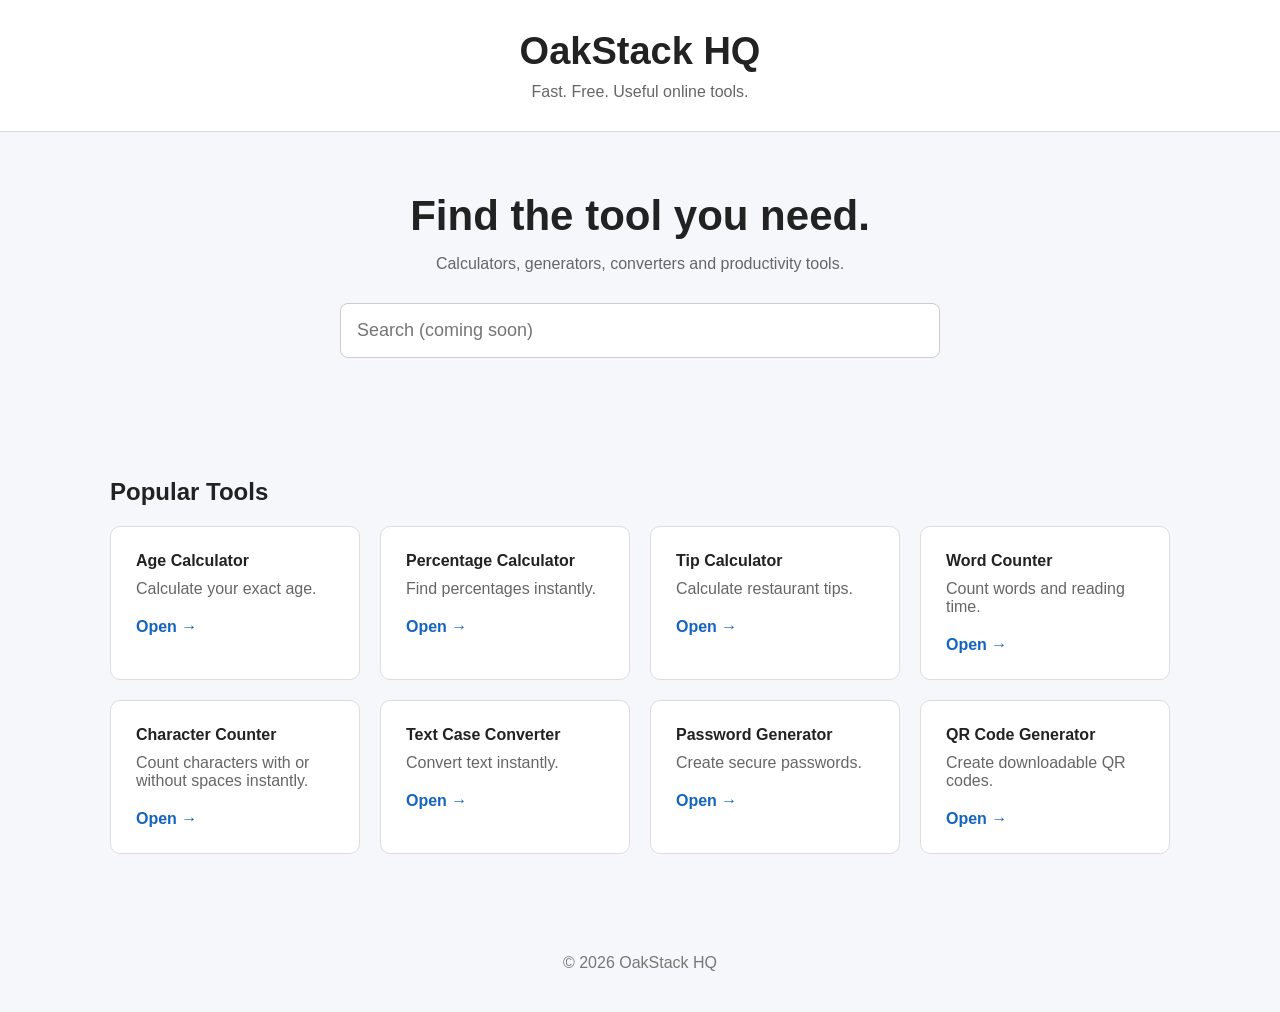
<file: index.html>
<!DOCTYPE html>
<html lang="en">
<head>
<meta charset="UTF-8">
<meta name="viewport" content="width=device-width, initial-scale=1.0">

<title>OakStack HQ | Free Online Tools</title>

<meta name="description" content="Free online calculators, generators, converters and productivity tools.">

<!-- Google tag (gtag.js) -->
<script async src="https://www.googletagmanager.com/gtag/js?id=G-72CP4HSER7"></script>
<script>
  window.dataLayer = window.dataLayer || [];
  function gtag(){dataLayer.push(arguments);}
  gtag('js', new Date());

  gtag('config', 'G-72CP4HSER7');
</script>

<style>

*{
margin:0;
padding:0;
box-sizing:border-box;
}

body{
font-family:Arial,Helvetica,sans-serif;
background:#f5f7fa;
color:#222;
}

header{
background:white;
padding:30px;
border-bottom:1px solid #ddd;
text-align:center;
}

header h1{
font-size:38px;
margin-bottom:10px;
}

header p{
color:#666;
}

.hero{
padding:60px 20px;
text-align:center;
}

.hero h2{
font-size:42px;
margin-bottom:15px;
}

.hero p{
color:#666;
margin-bottom:30px;
}

.search{
max-width:600px;
margin:auto;
}

.search input{
width:100%;
padding:16px;
font-size:18px;
border-radius:8px;
border:1px solid #ccc;
}

.section{
max-width:1100px;
margin:60px auto;
padding:0 20px;
}

.grid{
display:grid;
grid-template-columns:repeat(auto-fit,minmax(250px,1fr));
gap:20px;
margin-top:20px;
}

.card{
background:white;
padding:25px;
border-radius:10px;
border:1px solid #ddd;
transition:.2s;
}

.card:hover{
transform:translateY(-3px);
box-shadow:0 10px 25px rgba(0,0,0,.08);
}

.card h4{
margin-bottom:10px;
}

.card p{
margin-bottom:20px;
color:#666;
}

.card a{
text-decoration:none;
font-weight:bold;
color:#1565c0;
}

footer{
text-align:center;
padding:40px;
color:#777;
margin-top:50px;
}

</style>

</head>

<body>

<header>

<h1>OakStack HQ</h1>

<p>Fast. Free. Useful online tools.</p>

</header>

<section class="hero">

<h2>Find the tool you need.</h2>

<p>Calculators, generators, converters and productivity tools.</p>

<div class="search">

<input placeholder="Search (coming soon)">

</div>

</section>

<section class="section">

<h2>Popular Tools</h2>

<div class="grid">

<div class="card">
<h4>Age Calculator</h4>
<p>Calculate your exact age.</p>
<a href="/tools/age-calculator/">Open →</a>
</div>

<div class="card">
<h4>Percentage Calculator</h4>
<p>Find percentages instantly.</p>
<a href="/tools/percentage-calculator/">Open →</a>
</div>

<div class="card">
<h4>Tip Calculator</h4>
<p>Calculate restaurant tips.</p>
<a href="/tools/tip-calculator/">Open →</a>
</div>

<div class="card">
<h4>Word Counter</h4>
<p>Count words and reading time.</p>
<a href="/tools/word-counter/">Open →</a>
</div>

<div class="card">
<h4>Character Counter</h4>
<p>Count characters with or without spaces instantly.</p>
<a href="/tools/character-counter/">Open →</a>
</div>

<div class="card">
<h4>Text Case Converter</h4>
<p>Convert text instantly.</p>
<a href="/tools/text-case-converter/">Open →</a>
</div>

<div class="card">
<h4>Password Generator</h4>
<p>Create secure passwords.</p>
<a href="/tools/password-generator/">Open →</a>
</div>

<div class="card">
<h4>QR Code Generator</h4>
<p>Create downloadable QR codes.</p>
<a href="/tools/qr-code-generator/">Open →</a>
</div>

</div>

</section>

<footer>

© 2026 OakStack HQ

</footer>

</body>

</html>
</file>
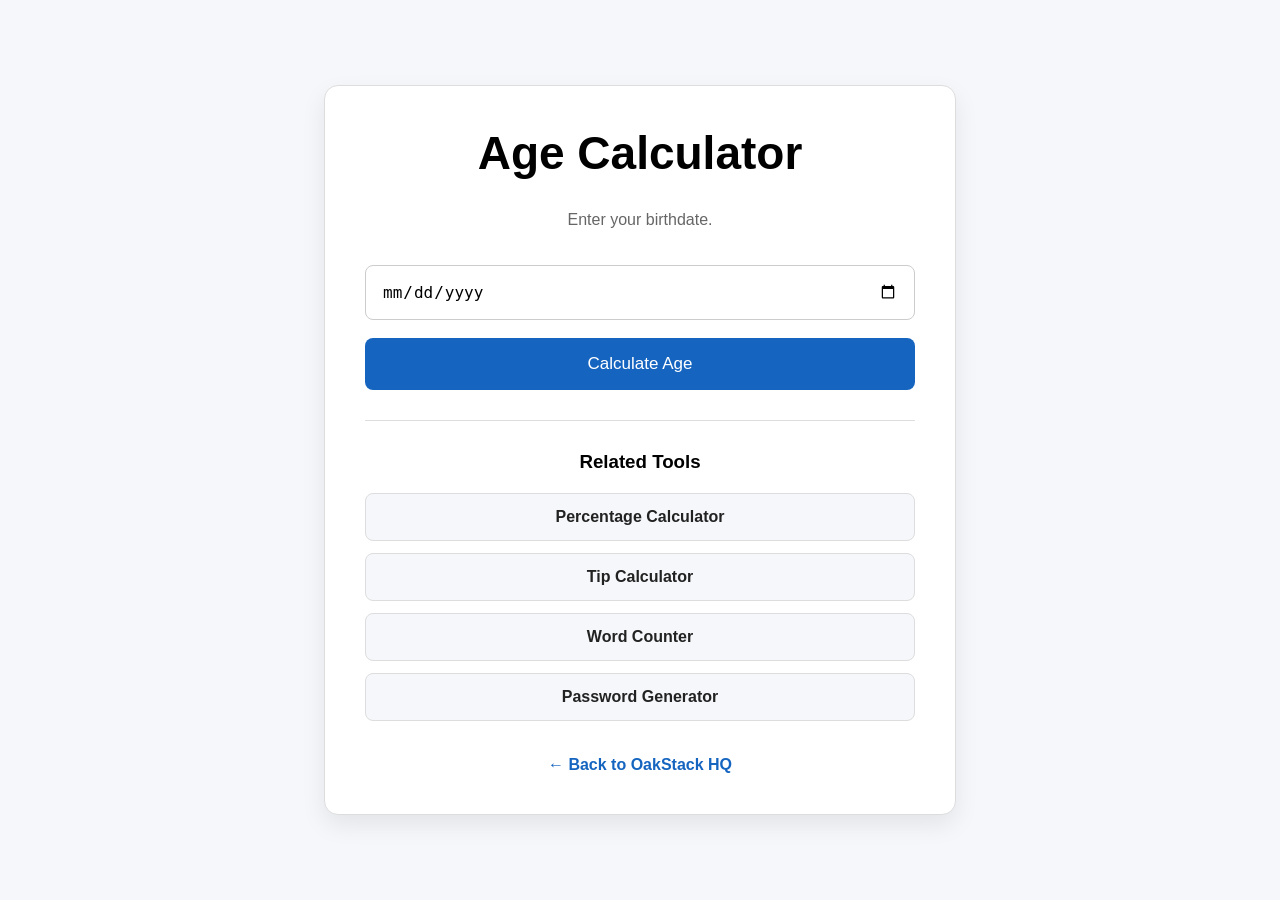
<file: tools/age-calculator/index.html>
<!DOCTYPE html>
<html lang="en">
<head>
  <meta charset="UTF-8">
  <meta name="viewport" content="width=device-width, initial-scale=1.0">

  <title>Age Calculator - Free Online Age Calculator | OakStack HQ</title>

  <meta name="description" content="Free online age calculator. Calculate your exact age instantly using your birth date.">

  <link rel="stylesheet" href="style.css">
    
  <!-- Google tag (gtag.js) -->
  <script async src="https://www.googletagmanager.com/gtag/js?id=G-72CP4HSER7"></script>
  <script>
    window.dataLayer = window.dataLayer || [];
    function gtag(){dataLayer.push(arguments);}
    gtag('js', new Date());

    gtag('config', 'G-72CP4HSER7');
  </script>
    
</head>
<body>

<div class="card">

  <h1>Age Calculator</h1>

  <p>Enter your birthdate.</p>

  <input type="date" id="birthdate">

  <button onclick="calculateAge()">Calculate Age</button>

  <h2 id="result"></h2>

  <hr style="margin:30px 0;">

  <h3>Related Tools</h3>

  <ul>
    <li><a href="/tools/percentage-calculator/">Percentage Calculator</a></li>
    <li><a href="/tools/tip-calculator/">Tip Calculator</a></li>
    <li><a href="/tools/word-counter/">Word Counter</a></li>
    <li><a href="/tools/password-generator/">Password Generator</a></li>
  </ul>

  <a class="back-home" href="/">← Back to OakStack HQ</a>

</div>

<script src="script.js"></script>

</body>
</html>
</file>
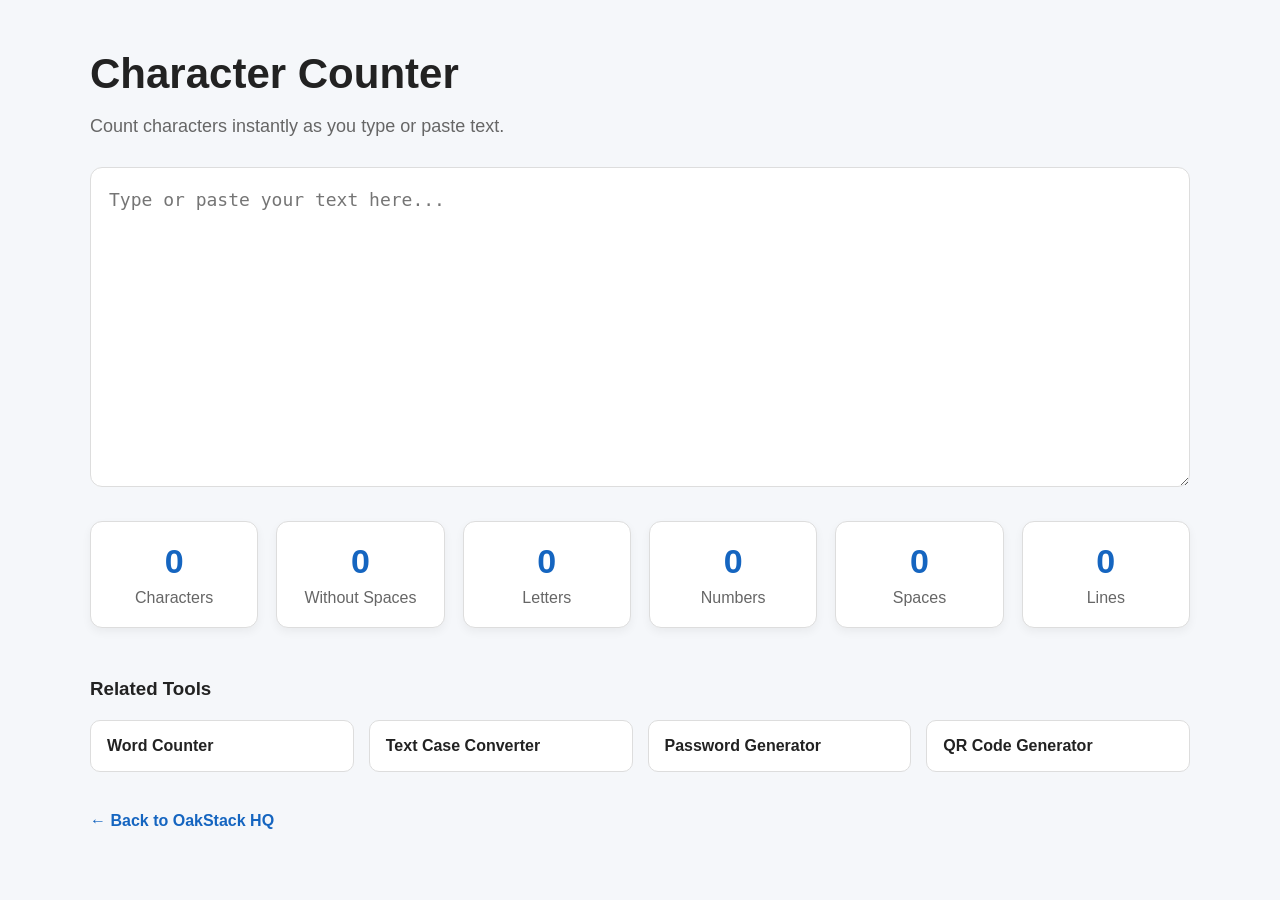
<file: tools/character-counter/index.html>
<!DOCTYPE html>
<html lang="en">
<head>
<meta charset="UTF-8">
<meta name="viewport" content="width=device-width, initial-scale=1.0">

<title>Character Counter - Free Online Character Counter | OakStack HQ</title>

<meta name="description"
content="Free online character counter. Count characters with and without spaces instantly.">

<link rel="stylesheet" href="style.css">
    
<!-- Google tag (gtag.js) -->
<script async src="https://www.googletagmanager.com/gtag/js?id=G-72CP4HSER7"></script>
<script>
  window.dataLayer = window.dataLayer || [];
  function gtag(){dataLayer.push(arguments);}
  gtag('js', new Date());

  gtag('config', 'G-72CP4HSER7');
</script>
    
</head>

<body>

<div class="container">

<h1>Character Counter</h1>

<p class="subtitle">
Count characters instantly as you type or paste text.
</p>

<textarea
id="text"
placeholder="Type or paste your text here..."></textarea>

<div class="stats">

<div class="stat">
<h2 id="characters">0</h2>
<p>Characters</p>
</div>

<div class="stat">
<h2 id="noSpaces">0</h2>
<p>Without Spaces</p>
</div>

<div class="stat">
<h2 id="letters">0</h2>
<p>Letters</p>
</div>

<div class="stat">
<h2 id="numbers">0</h2>
<p>Numbers</p>
</div>

<div class="stat">
<h2 id="spaces">0</h2>
<p>Spaces</p>
</div>

<div class="stat">
<h2 id="lines">0</h2>
<p>Lines</p>
</div>

</div>

<div class="related">

<h3>Related Tools</h3>

<div class="related-grid">

<a href="/tools/word-counter/">Word Counter</a>

<a href="/tools/text-case-converter/">Text Case Converter</a>

<a href="/tools/password-generator/">Password Generator</a>

<a href="/tools/qr-code-generator/">QR Code Generator</a>

</div>

</div>

<a class="back-home" href="/">
← Back to OakStack HQ
</a>

</div>

<script src="script.js"></script>

</body>
</html>
</file>
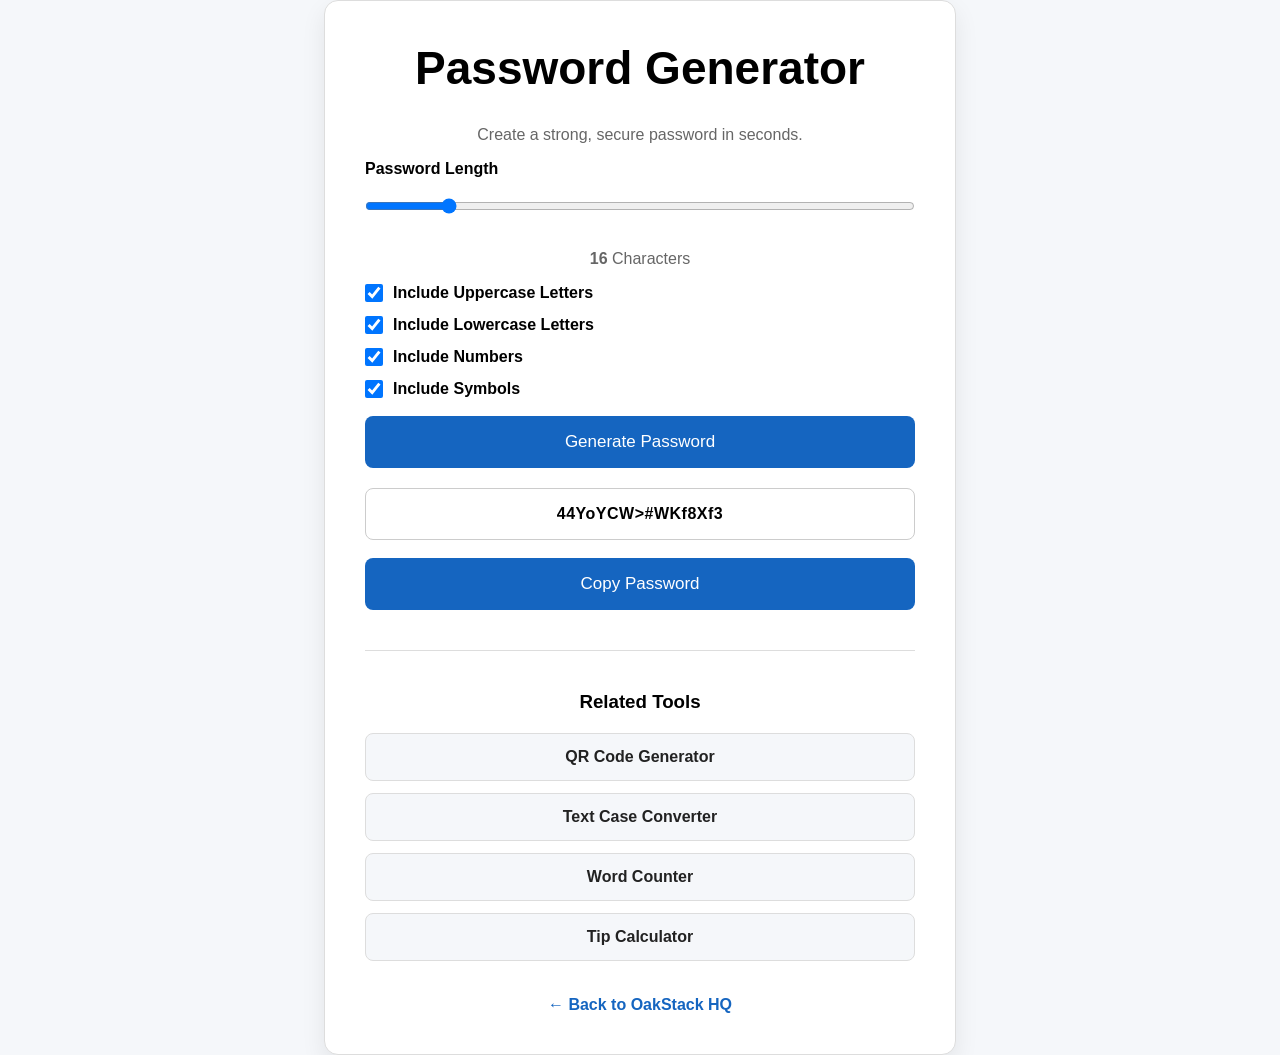
<file: tools/password-generator/index.html>
<!DOCTYPE html>
<html lang="en">
<head>
<meta charset="UTF-8">
<meta name="viewport" content="width=device-width, initial-scale=1.0">

<title>Password Generator - Free Secure Password Generator | OakStack HQ</title>

<meta name="description"
content="Generate strong, secure random passwords instantly. Customize length and character types with our free password generator.">

<link rel="stylesheet" href="style.css">

<!-- Google tag (gtag.js) -->
<script async src="https://www.googletagmanager.com/gtag/js?id=G-72CP4HSER7"></script>
<script>
  window.dataLayer = window.dataLayer || [];
  function gtag(){dataLayer.push(arguments);}
  gtag('js', new Date());

  gtag('config', 'G-72CP4HSER7');
</script>

</head>

<body>

<div class="card">

<h1>Password Generator</h1>

<p>Create a strong, secure password in seconds.</p>

<label for="length">Password Length</label>

<input
type="range"
id="length"
min="8"
max="64"
value="16">

<p><strong><span id="lengthValue">16</span></strong> Characters</p>

<label><input type="checkbox" id="uppercase" checked> Include Uppercase Letters</label>

<label><input type="checkbox" id="lowercase" checked> Include Lowercase Letters</label>

<label><input type="checkbox" id="numbers" checked> Include Numbers</label>

<label><input type="checkbox" id="symbols" checked> Include Symbols</label>

<button onclick="generatePassword()">
Generate Password
</button>

<input
id="password"
readonly
placeholder="Your password will appear here">

<button onclick="copyPassword()">
Copy Password
</button>

<hr>

<h3>Related Tools</h3>

<ul>

<li><a href="/tools/qr-code-generator/">QR Code Generator</a></li>

<li><a href="/tools/text-case-converter/">Text Case Converter</a></li>

<li><a href="/tools/word-counter/">Word Counter</a></li>

<li><a href="/tools/tip-calculator/">Tip Calculator</a></li>

</ul>

<a class="back-home" href="/">
← Back to OakStack HQ
</a>

</div>

<script src="script.js"></script>

</body>
</html>
</file>
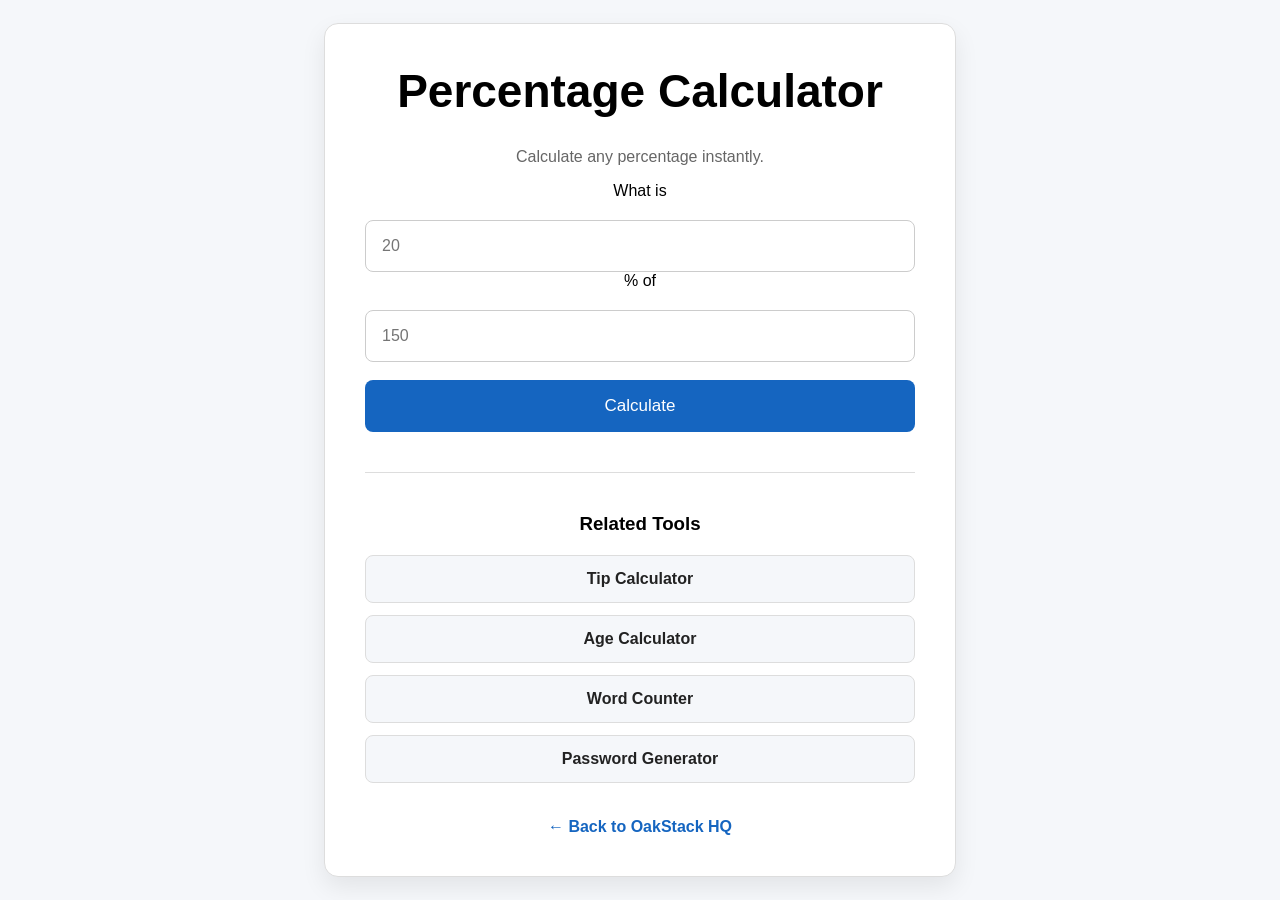
<file: tools/percentage-calculator/index.html>
<!DOCTYPE html>
<html lang="en">
<head>
  <meta charset="UTF-8">
  <meta name="viewport" content="width=device-width, initial-scale=1.0">

  <title>Percentage Calculator - Free Online Percentage Calculator | OakStack HQ</title>

  <meta name="description" content="Free online percentage calculator. Quickly calculate percentages, percentage values, and percent of a number.">

  <link rel="stylesheet" href="style.css">
    
  <!-- Google tag (gtag.js) -->
<script async src="https://www.googletagmanager.com/gtag/js?id=G-72CP4HSER7"></script>
<script>
  window.dataLayer = window.dataLayer || [];
  function gtag(){dataLayer.push(arguments);}
  gtag('js', new Date());

  gtag('config', 'G-72CP4HSER7');
</script>
    
</head>
<body>

<div class="card">

  <h1>Percentage Calculator</h1>

  <p>Calculate any percentage instantly.</p>

  <label>What is</label>

  <input
    type="number"
    id="percent"
    placeholder="20">

  <label>% of</label>

  <input
    type="number"
    id="number"
    placeholder="150">

  <button onclick="calculate()">
    Calculate
  </button>

  <h2 id="result"></h2>

  <hr>

  <h3>Related Tools</h3>

  <ul>
    <li><a href="/tools/tip-calculator/">Tip Calculator</a></li>
    <li><a href="/tools/age-calculator/">Age Calculator</a></li>
    <li><a href="/tools/word-counter/">Word Counter</a></li>
    <li><a href="/tools/password-generator/">Password Generator</a></li>
  </ul>

  <a class="back-home" href="/">← Back to OakStack HQ</a>

</div>

<script src="script.js"></script>

</body>
</html>
</file>
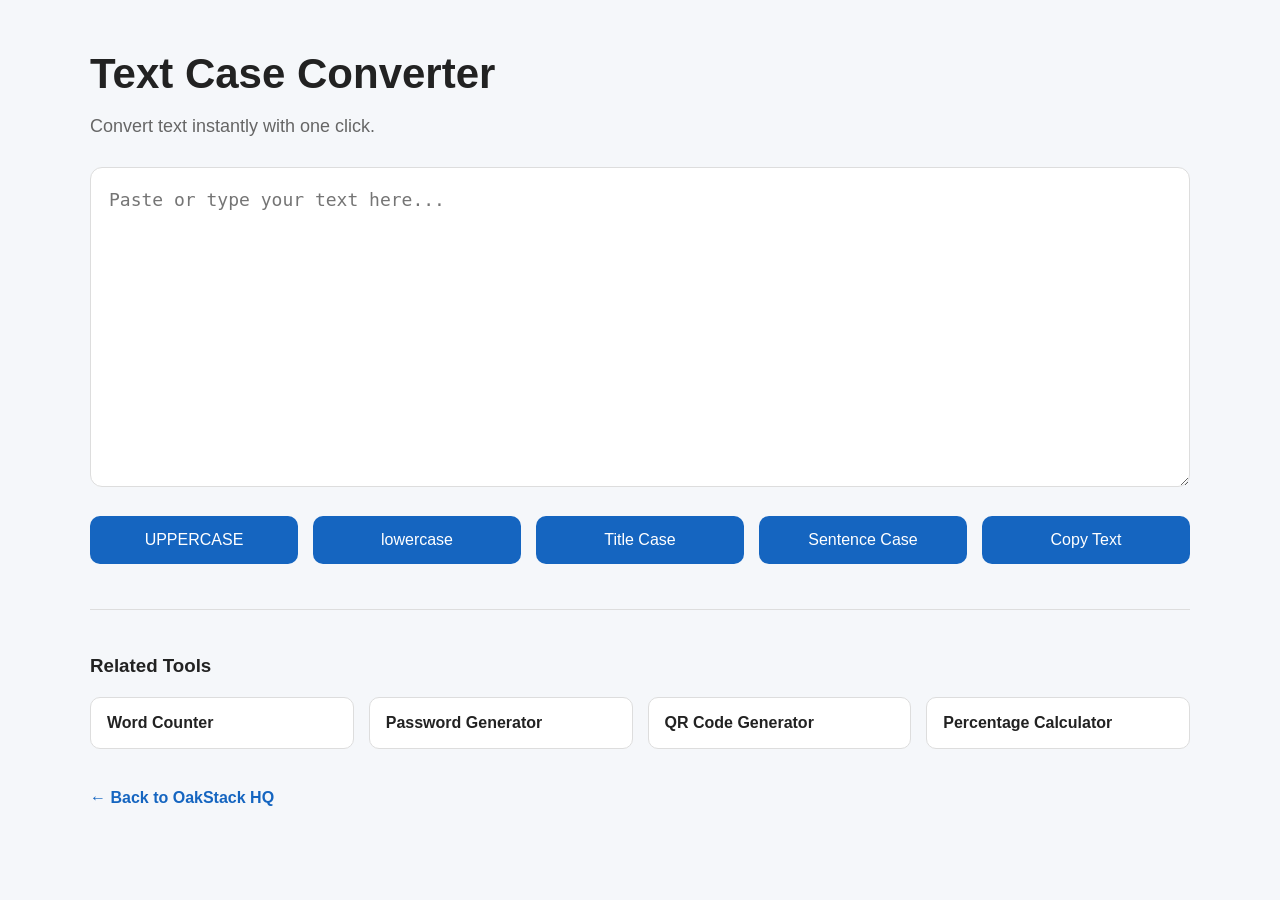
<file: tools/text-case-converter/index.html>
<!DOCTYPE html>
<html lang="en">
<head>
<meta charset="UTF-8">
<meta name="viewport" content="width=device-width, initial-scale=1.0">

<title>Text Case Converter - Free Online Text Case Converter | OakStack HQ</title>

<meta name="description"
content="Convert text to uppercase, lowercase, title case or sentence case instantly with our free online text case converter.">

<link rel="stylesheet" href="style.css">

<!-- Google tag (gtag.js) -->
<script async src="https://www.googletagmanager.com/gtag/js?id=G-72CP4HSER7"></script>
<script>
  window.dataLayer = window.dataLayer || [];
  function gtag(){dataLayer.push(arguments);}
  gtag('js', new Date());

  gtag('config', 'G-72CP4HSER7');
</script>

</head>

<body>

<div class="container">

<h1>Text Case Converter</h1>

<p class="subtitle">
Convert text instantly with one click.
</p>

<textarea
id="text"
placeholder="Paste or type your text here..."></textarea>

<div class="buttons">

<button onclick="upper()">UPPERCASE</button>

<button onclick="lower()">lowercase</button>

<button onclick="titleCase()">Title Case</button>

<button onclick="sentenceCase()">Sentence Case</button>

<button onclick="copyText()">Copy Text</button>

</div>

<hr>

<div class="related">

<h3>Related Tools</h3>

<div class="related-grid">

<a href="/tools/word-counter/">Word Counter</a>

<a href="/tools/password-generator/">Password Generator</a>

<a href="/tools/qr-code-generator/">QR Code Generator</a>

<a href="/tools/percentage-calculator/">Percentage Calculator</a>

</div>

</div>

<a class="back-home" href="/">
← Back to OakStack HQ
</a>

</div>

<script src="script.js"></script>

</body>
</html>
</file>
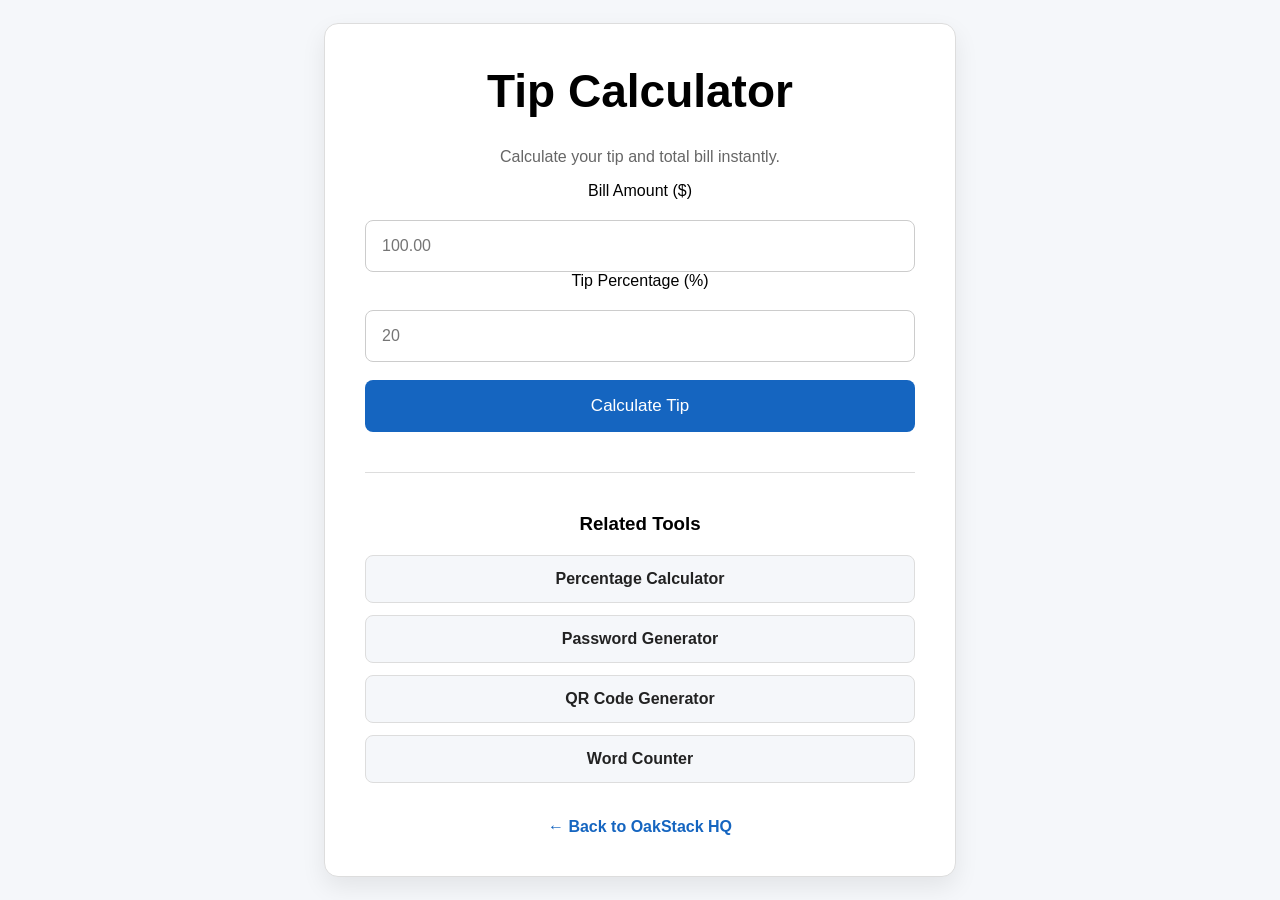
<file: tools/tip-calculator/index.html>
<!DOCTYPE html>
<html lang="en">
<head>
  <meta charset="UTF-8">
  <meta name="viewport" content="width=device-width, initial-scale=1.0">

  <title>Tip Calculator - Free Online Tip Calculator | OakStack HQ</title>

  <meta name="description" content="Free online tip calculator. Calculate restaurant tips and your total bill instantly.">

  <link rel="stylesheet" href="style.css">
    
<!-- Google tag (gtag.js) -->
<script async src="https://www.googletagmanager.com/gtag/js?id=G-72CP4HSER7"></script>
<script>
  window.dataLayer = window.dataLayer || [];
  function gtag(){dataLayer.push(arguments);}
  gtag('js', new Date());

  gtag('config', 'G-72CP4HSER7');
</script>
    
</head>
<body>

<div class="card">

  <h1>Tip Calculator</h1>

  <p>Calculate your tip and total bill instantly.</p>

  <label for="bill">Bill Amount ($)</label>

  <input
    type="number"
    id="bill"
    placeholder="100.00">

  <label for="tip">Tip Percentage (%)</label>

  <input
    type="number"
    id="tip"
    placeholder="20">

  <button onclick="calculateTip()">
    Calculate Tip
  </button>

  <h2 id="result"></h2>

  <hr>

  <h3>Related Tools</h3>

  <ul>
    <li><a href="/tools/percentage-calculator/">Percentage Calculator</a></li>
    <li><a href="/tools/password-generator/">Password Generator</a></li>
    <li><a href="/tools/qr-code-generator/">QR Code Generator</a></li>
    <li><a href="/tools/word-counter/">Word Counter</a></li>
  </ul>

  <a class="back-home" href="/">← Back to OakStack HQ</a>

</div>

<script src="script.js"></script>

</body>
</html>
</file>
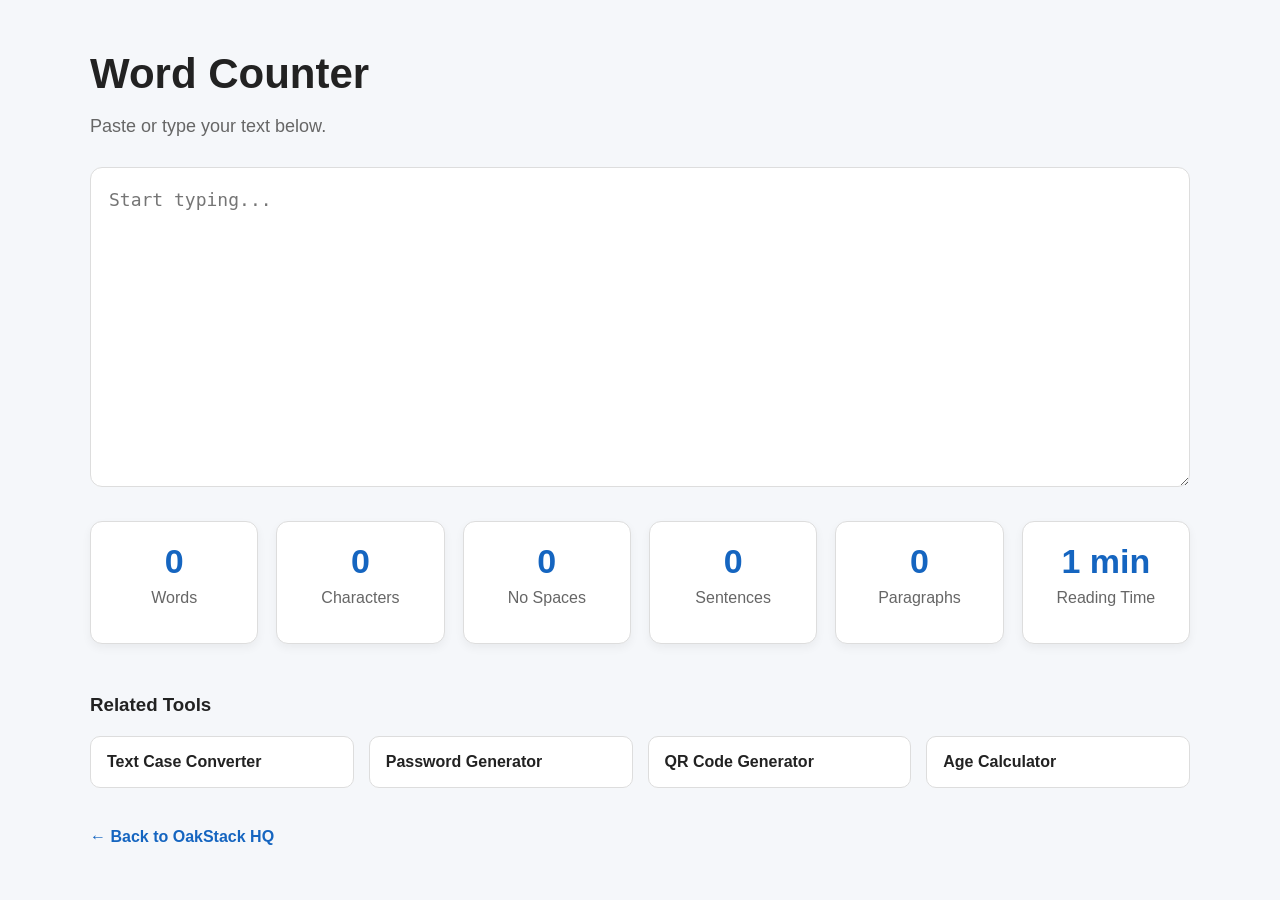
<file: tools/word-counter/index.html>
<!DOCTYPE html>
<html lang="en">
<head>
<meta charset="UTF-8">
<meta name="viewport" content="width=device-width, initial-scale=1.0">

<title>Word Counter - Free Online Word Counter | OakStack HQ</title>

<meta name="description"
content="Count words, characters, sentences, paragraphs and reading time instantly.">

<link rel="stylesheet" href="style.css">

<!-- Google tag (gtag.js) -->
<script async src="https://www.googletagmanager.com/gtag/js?id=G-72CP4HSER7"></script>
<script>
  window.dataLayer = window.dataLayer || [];
  function gtag(){dataLayer.push(arguments);}
  gtag('js', new Date());

  gtag('config', 'G-72CP4HSER7');
</script>

</head>

<body>

<div class="container">

<h1>Word Counter</h1>

<p class="subtitle">
Paste or type your text below.
</p>

<textarea
id="text"
placeholder="Start typing..."></textarea>

<div class="stats">

<div class="stat">
<h2 id="words">0</h2>
<p>Words</p>
</div>

<div class="stat">
<h2 id="characters">0</h2>
<p>Characters</p>
</div>

<div class="stat">
<h2 id="charactersNoSpaces">0</h2>
<p>No Spaces</p>
</div>

<div class="stat">
<h2 id="sentences">0</h2>
<p>Sentences</p>
</div>

<div class="stat">
<h2 id="paragraphs">0</h2>
<p>Paragraphs</p>
</div>

<div class="stat">
<h2 id="reading">0 min</h2>
<p>Reading Time</p>
</div>

</div>

<div class="related">

<h3>Related Tools</h3>

<div class="related-grid">

<a href="/tools/text-case-converter/">Text Case Converter</a>

<a href="/tools/password-generator/">Password Generator</a>

<a href="/tools/qr-code-generator/">QR Code Generator</a>

<a href="/tools/age-calculator/">Age Calculator</a>

</div>

</div>

<a class="back-home" href="/">
← Back to OakStack HQ
</a>

</div>

<script src="script.js"></script>

</body>
</html>
</file>
<file: tools/age-calculator/style.css>
body{
    margin:0;
    font-family:Arial,Helvetica,sans-serif;
    background:#f5f7fa;
    display:flex;
    justify-content:center;
    align-items:center;
    min-height:100vh;
}

.card{
    background:#fff;
    width:90%;
    max-width:550px;
    padding:40px;
    border-radius:14px;
    border:1px solid #ddd;
    box-shadow:0 10px 25px rgba(0,0,0,.08);
    text-align:center;
}

h1{
    margin-top:0;
    font-size:46px;
}

p{
    color:#666;
}

input{
    width:100%;
    padding:16px;
    margin-top:20px;
    border:1px solid #ccc;
    border-radius:8px;
    box-sizing:border-box;
    font-size:16px;
}

button{
    width:100%;
    padding:16px;
    margin-top:18px;
    border:none;
    border-radius:8px;
    background:#1565c0;
    color:white;
    font-size:17px;
    cursor:pointer;
}

button:hover{
    background:#0d47a1;
}

h2{
    margin-top:25px;
}

hr{
    margin:40px 0;
    border:none;
    border-top:1px solid #ddd;
}

h3{
    margin-bottom:20px;
}

ul{
    list-style:none;
    padding:0;
    margin:0;
    display:flex;
    flex-direction:column;
    gap:12px;
}

ul li{
    margin:0;
}

ul a{
    display:block;
    padding:14px;
    background:#f5f7fa;
    border:1px solid #ddd;
    border-radius:8px;
    color:#222;
    text-decoration:none;
    font-weight:600;
    transition:.2s;
}

ul a:hover{
    background:#1565c0;
    color:#fff;
}

.back-home{
    display:inline-block;
    margin-top:35px;
    color:#1565c0;
    text-decoration:none;
    font-weight:bold;
}

.back-home:hover{
    text-decoration:underline;
}
</file>
<file: tools/character-counter/style.css>
body{
    margin:0;
    font-family:Arial,Helvetica,sans-serif;
    background:#f5f7fa;
    color:#222;
}

.container{
    max-width:1100px;
    margin:50px auto;
    padding:0 20px;
}

h1{
    font-size:42px;
    margin-bottom:10px;
}

.subtitle{
    color:#666;
    margin-bottom:30px;
    font-size:18px;
}

textarea{
    width:100%;
    height:320px;
    padding:18px;
    font-size:18px;
    line-height:1.6;
    border:1px solid #ddd;
    border-radius:12px;
    resize:vertical;
    box-sizing:border-box;
    background:white;
}

.stats{
    display:grid;
    grid-template-columns:repeat(auto-fit,minmax(150px,1fr));
    gap:18px;
    margin-top:30px;
}

.stat{
    background:white;
    border:1px solid #ddd;
    border-radius:12px;
    padding:20px;
    text-align:center;
    box-shadow:0 4px 10px rgba(0,0,0,.05);
}

.stat h2{
    margin:0;
    font-size:34px;
    color:#1565c0;
}

.stat p{
    margin:8px 0 0;
    color:#666;
}

.related{
    margin-top:50px;
}

.related h3{
    margin-bottom:20px;
}

.related-grid{
    display:grid;
    grid-template-columns:repeat(auto-fit,minmax(220px,1fr));
    gap:15px;
}

.related-grid a{
    display:block;
    padding:16px;
    background:white;
    border:1px solid #ddd;
    border-radius:10px;
    text-decoration:none;
    color:#222;
    font-weight:bold;
    transition:.2s;
}

.related-grid a:hover{
    background:#1565c0;
    color:white;
}

.back-home{
    display:inline-block;
    margin-top:40px;
    text-decoration:none;
    font-weight:bold;
    color:#1565c0;
}

.back-home:hover{
    text-decoration:underline;
}
</file>
<file: tools/password-generator/style.css>
body{
    margin:0;
    font-family:Arial,Helvetica,sans-serif;
    background:#f5f7fa;
    display:flex;
    justify-content:center;
    align-items:center;
    min-height:100vh;
}

.card{
    background:#fff;
    width:90%;
    max-width:550px;
    padding:40px;
    border-radius:14px;
    border:1px solid #ddd;
    box-shadow:0 10px 25px rgba(0,0,0,.08);
    text-align:center;
}

h1{
    margin-top:0;
    font-size:46px;
}

p{
    color:#666;
}

input:not([type="checkbox"]):not([type="range"]){
    width:100%;
    padding:16px;
    margin-top:20px;
    border:1px solid #ccc;
    border-radius:8px;
    box-sizing:border-box;
    font-size:16px;
    text-align:center;
}

input[type="range"]{
    width:100%;
    margin:20px 0;
    padding:0;
}

input[type="checkbox"]{
    width:18px;
    height:18px;
    margin:0;
}

label{
    display:flex;
    align-items:center;
    gap:10px;
    margin-top:14px;
    font-weight:600;
    text-align:left;
}

button{
    width:100%;
    padding:16px;
    margin-top:18px;
    border:none;
    border-radius:8px;
    background:#1565c0;
    color:white;
    font-size:17px;
    cursor:pointer;
    transition:.2s;
}

button:hover{
    background:#0d47a1;
}

h2{
    margin-top:25px;
}

hr{
    margin:40px 0;
    border:none;
    border-top:1px solid #ddd;
}

h3{
    margin-bottom:20px;
}

ul{
    list-style:none;
    padding:0;
    margin:0;
    display:flex;
    flex-direction:column;
    gap:12px;
}

ul li{
    margin:0;
}

ul a{
    display:block;
    padding:14px;
    background:#f5f7fa;
    border:1px solid #ddd;
    border-radius:8px;
    color:#222;
    text-decoration:none;
    font-weight:600;
    transition:.2s;
}

ul a:hover{
    background:#1565c0;
    color:#fff;
}

.back-home{
    display:inline-block;
    margin-top:35px;
    color:#1565c0;
    text-decoration:none;
    font-weight:bold;
}

.back-home:hover{
    text-decoration:underline;
}

#password{
    text-align:center;
    font-weight:bold;
    letter-spacing:.5px;
}
</file>
<file: tools/percentage-calculator/style.css>
body{
    margin:0;
    font-family:Arial,Helvetica,sans-serif;
    background:#f5f7fa;
    display:flex;
    justify-content:center;
    align-items:center;
    min-height:100vh;
}

.card{
    background:#fff;
    width:90%;
    max-width:550px;
    padding:40px;
    border-radius:14px;
    border:1px solid #ddd;
    box-shadow:0 10px 25px rgba(0,0,0,.08);
    text-align:center;
}

h1{
    margin-top:0;
    font-size:46px;
}

p{
    color:#666;
}

input{
    width:100%;
    padding:16px;
    margin-top:20px;
    border:1px solid #ccc;
    border-radius:8px;
    box-sizing:border-box;
    font-size:16px;
}

button{
    width:100%;
    padding:16px;
    margin-top:18px;
    border:none;
    border-radius:8px;
    background:#1565c0;
    color:white;
    font-size:17px;
    cursor:pointer;
}

button:hover{
    background:#0d47a1;
}

h2{
    margin-top:25px;
}

hr{
    margin:40px 0;
    border:none;
    border-top:1px solid #ddd;
}

h3{
    margin-bottom:20px;
}

ul{
    list-style:none;
    padding:0;
    margin:0;
    display:flex;
    flex-direction:column;
    gap:12px;
}

ul li{
    margin:0;
}

ul a{
    display:block;
    padding:14px;
    background:#f5f7fa;
    border:1px solid #ddd;
    border-radius:8px;
    color:#222;
    text-decoration:none;
    font-weight:600;
    transition:.2s;
}

ul a:hover{
    background:#1565c0;
    color:#fff;
}

.back-home{
    display:inline-block;
    margin-top:35px;
    color:#1565c0;
    text-decoration:none;
    font-weight:bold;
}

.back-home:hover{
    text-decoration:underline;
}
</file>
<file: tools/text-case-converter/style.css>
body{
    margin:0;
    font-family:Arial,Helvetica,sans-serif;
    background:#f5f7fa;
    color:#222;
}

.container{
    max-width:1100px;
    margin:50px auto;
    padding:0 20px;
}

h1{
    font-size:42px;
    margin-bottom:10px;
}

.subtitle{
    color:#666;
    margin-bottom:30px;
    font-size:18px;
}

textarea{
    width:100%;
    height:320px;
    padding:18px;
    font-size:18px;
    line-height:1.6;
    border:1px solid #ddd;
    border-radius:12px;
    resize:vertical;
    box-sizing:border-box;
    background:white;
}

.buttons{
    display:grid;
    grid-template-columns:repeat(auto-fit,minmax(180px,1fr));
    gap:15px;
    margin-top:25px;
}

button{
    padding:15px;
    border:none;
    border-radius:10px;
    background:#1565c0;
    color:white;
    font-size:16px;
    cursor:pointer;
    transition:.2s;
}

button:hover{
    background:#0d47a1;
}

hr{
    margin:45px 0;
    border:none;
    border-top:1px solid #ddd;
}

.related h3{
    margin-bottom:20px;
}

.related-grid{
    display:grid;
    grid-template-columns:repeat(auto-fit,minmax(220px,1fr));
    gap:15px;
}

.related a{
    display:block;
    padding:16px;
    background:white;
    border:1px solid #ddd;
    border-radius:10px;
    text-decoration:none;
    color:#222;
    font-weight:bold;
    transition:.2s;
}

.related a:hover{
    background:#1565c0;
    color:white;
}

.back-home{
    display:inline-block;
    margin-top:40px;
    text-decoration:none;
    color:#1565c0;
    font-weight:bold;
}

.back-home:hover{
    text-decoration:underline;
}
</file>
<file: tools/tip-calculator/style.css>
body{
    margin:0;
    font-family:Arial,Helvetica,sans-serif;
    background:#f5f7fa;
    display:flex;
    justify-content:center;
    align-items:center;
    min-height:100vh;
}

.card{
    background:#fff;
    width:90%;
    max-width:550px;
    padding:40px;
    border-radius:14px;
    border:1px solid #ddd;
    box-shadow:0 10px 25px rgba(0,0,0,.08);
    text-align:center;
}

h1{
    margin-top:0;
    font-size:46px;
}

p{
    color:#666;
}

input{
    width:100%;
    padding:16px;
    margin-top:20px;
    border:1px solid #ccc;
    border-radius:8px;
    box-sizing:border-box;
    font-size:16px;
}

button{
    width:100%;
    padding:16px;
    margin-top:18px;
    border:none;
    border-radius:8px;
    background:#1565c0;
    color:white;
    font-size:17px;
    cursor:pointer;
}

button:hover{
    background:#0d47a1;
}

h2{
    margin-top:25px;
}

hr{
    margin:40px 0;
    border:none;
    border-top:1px solid #ddd;
}

h3{
    margin-bottom:20px;
}

ul{
    list-style:none;
    padding:0;
    margin:0;
    display:flex;
    flex-direction:column;
    gap:12px;
}

ul li{
    margin:0;
}

ul a{
    display:block;
    padding:14px;
    background:#f5f7fa;
    border:1px solid #ddd;
    border-radius:8px;
    color:#222;
    text-decoration:none;
    font-weight:600;
    transition:.2s;
}

ul a:hover{
    background:#1565c0;
    color:#fff;
}

.back-home{
    display:inline-block;
    margin-top:35px;
    color:#1565c0;
    text-decoration:none;
    font-weight:bold;
}

.back-home:hover{
    text-decoration:underline;
}
</file>
<file: tools/word-counter/style.css>
body{
    margin:0;
    font-family:Arial,Helvetica,sans-serif;
    background:#f5f7fa;
    color:#222;
}

.container{
    max-width:1100px;
    margin:50px auto;
    padding:0 20px;
}

h1{
    font-size:42px;
    margin-bottom:10px;
}

.subtitle{
    color:#666;
    margin-bottom:30px;
    font-size:18px;
}

textarea{
    width:100%;
    height:320px;
    padding:18px;
    font-size:18px;
    line-height:1.6;
    border:1px solid #ddd;
    border-radius:12px;
    resize:vertical;
    box-sizing:border-box;
    background:white;
}

.stats{
    display:grid;
    grid-template-columns:repeat(auto-fit,minmax(150px,1fr));
    gap:18px;
    margin-top:30px;
}

.stat{
    background:white;
    border:1px solid #ddd;
    border-radius:12px;
    padding:20px;
    text-align:center;
    box-shadow:0 4px 10px rgba(0,0,0,.05);
}

.stat h2{
    margin:0;
    font-size:34px;
    color:#1565c0;
}

.stat p{
    margin-top:8px;
    color:#666;
}

.related{
    margin-top:50px;
}

.related h3{
    margin-bottom:20px;
}

.related-grid{
    display:grid;
    grid-template-columns:repeat(auto-fit,minmax(220px,1fr));
    gap:15px;
}

.related a{
    display:block;
    padding:16px;
    background:white;
    border:1px solid #ddd;
    border-radius:10px;
    text-decoration:none;
    color:#222;
    font-weight:bold;
    transition:.2s;
}

.related a:hover{
    background:#1565c0;
    color:white;
}

.back-home{
    display:inline-block;
    margin-top:40px;
    text-decoration:none;
    font-weight:bold;
    color:#1565c0;
}

.back-home:hover{
    text-decoration:underline;
}
</file>
